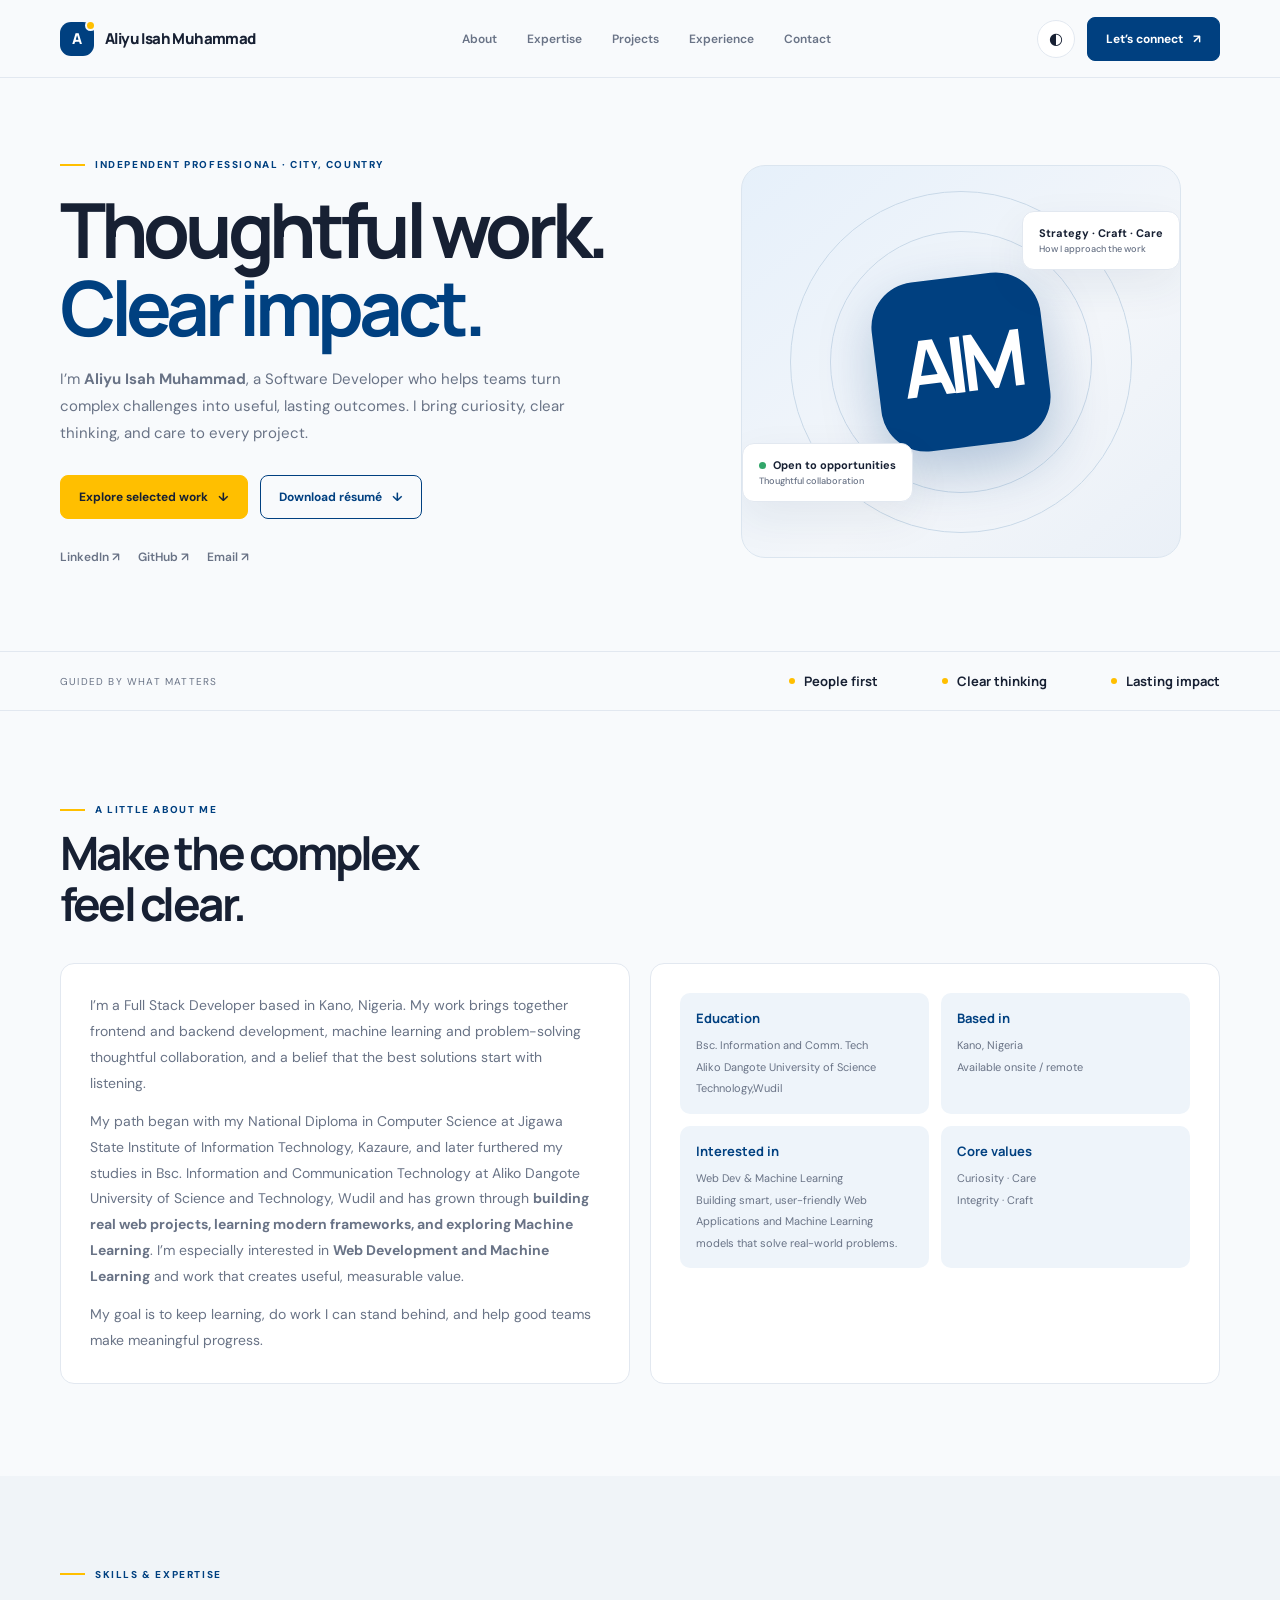
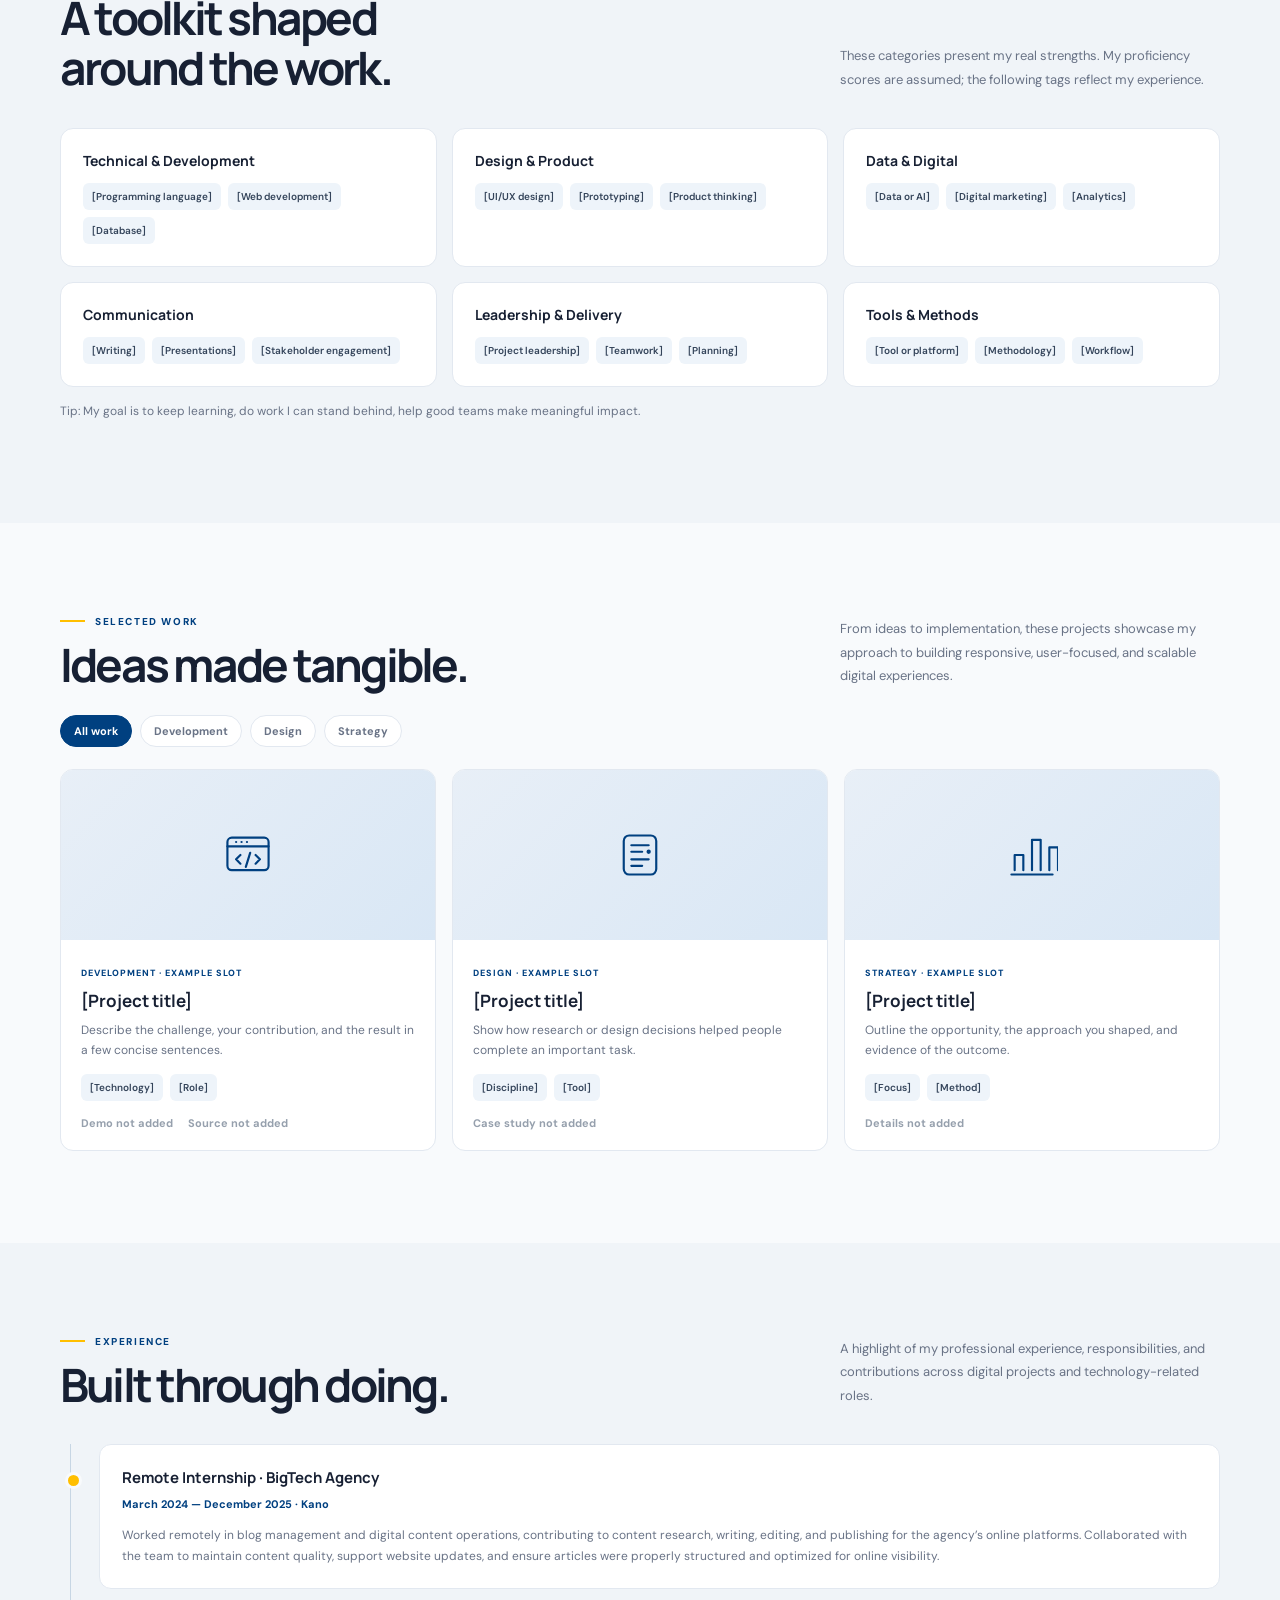
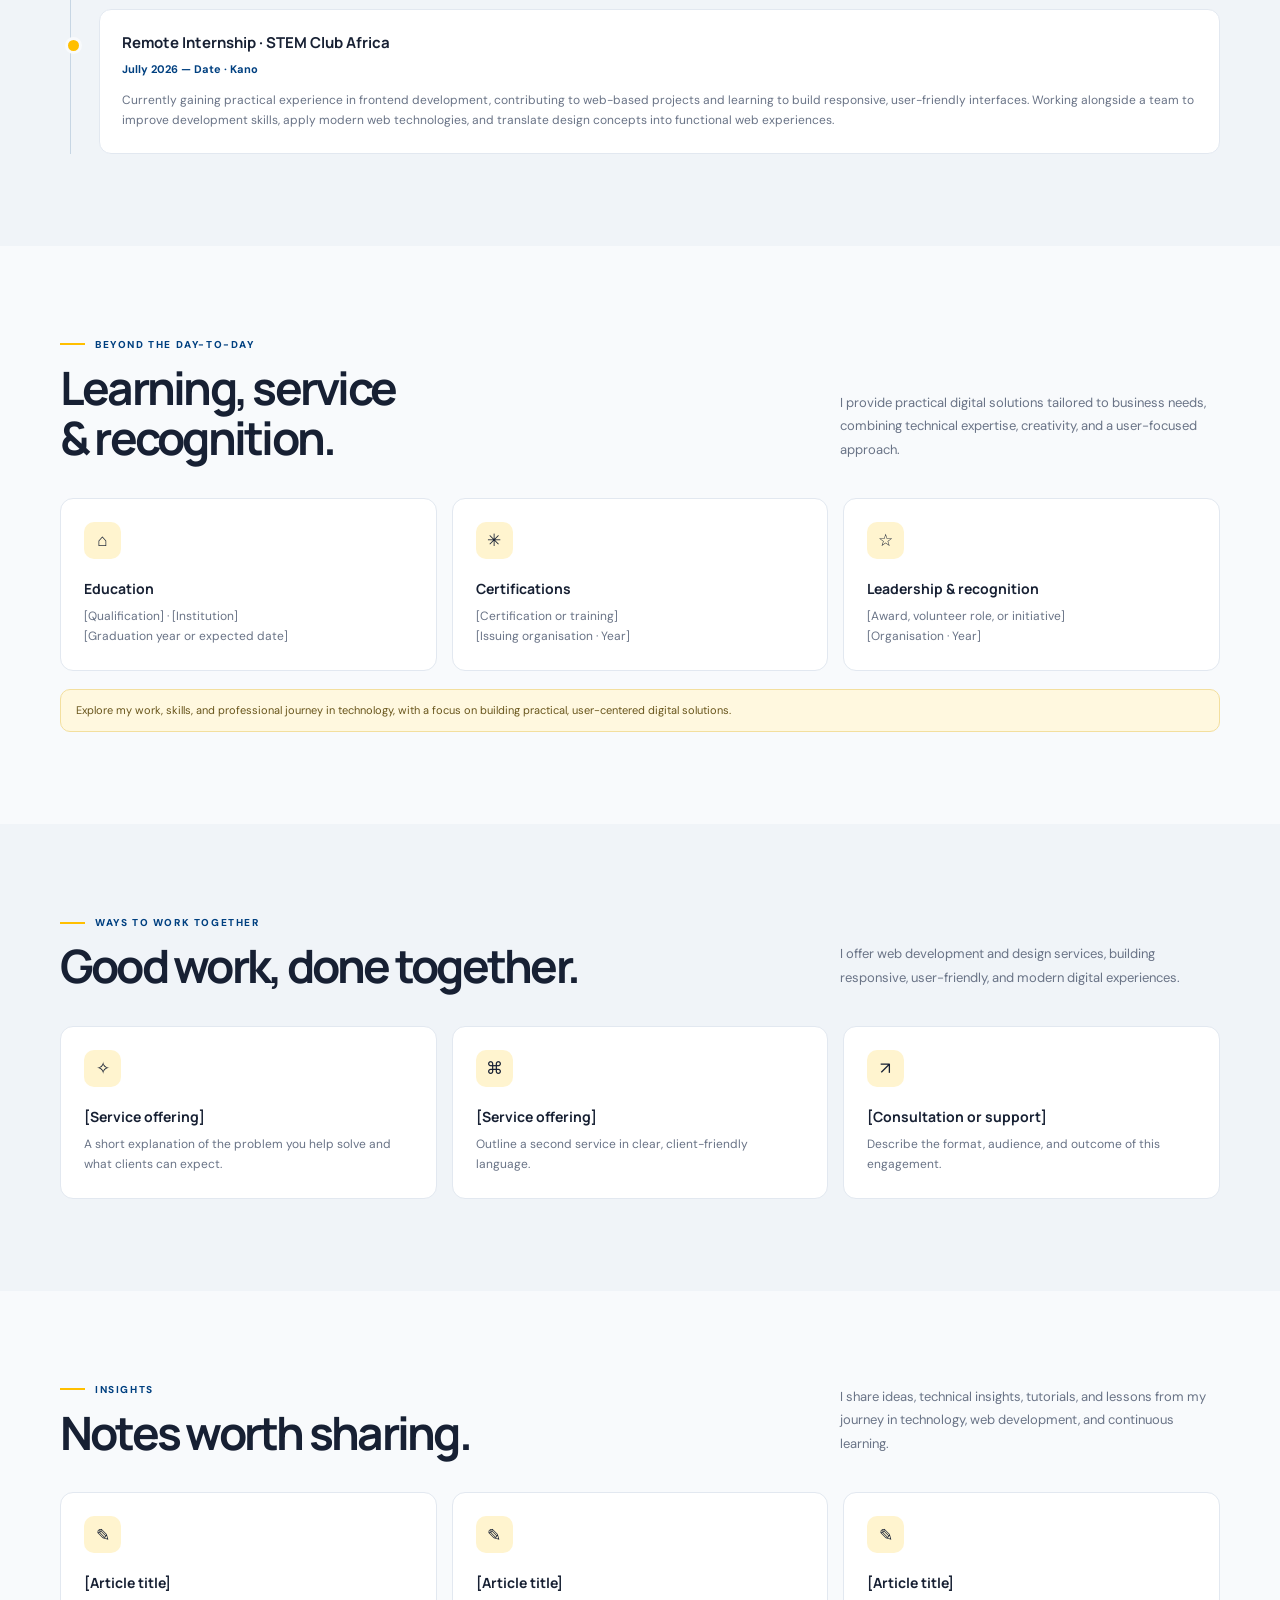
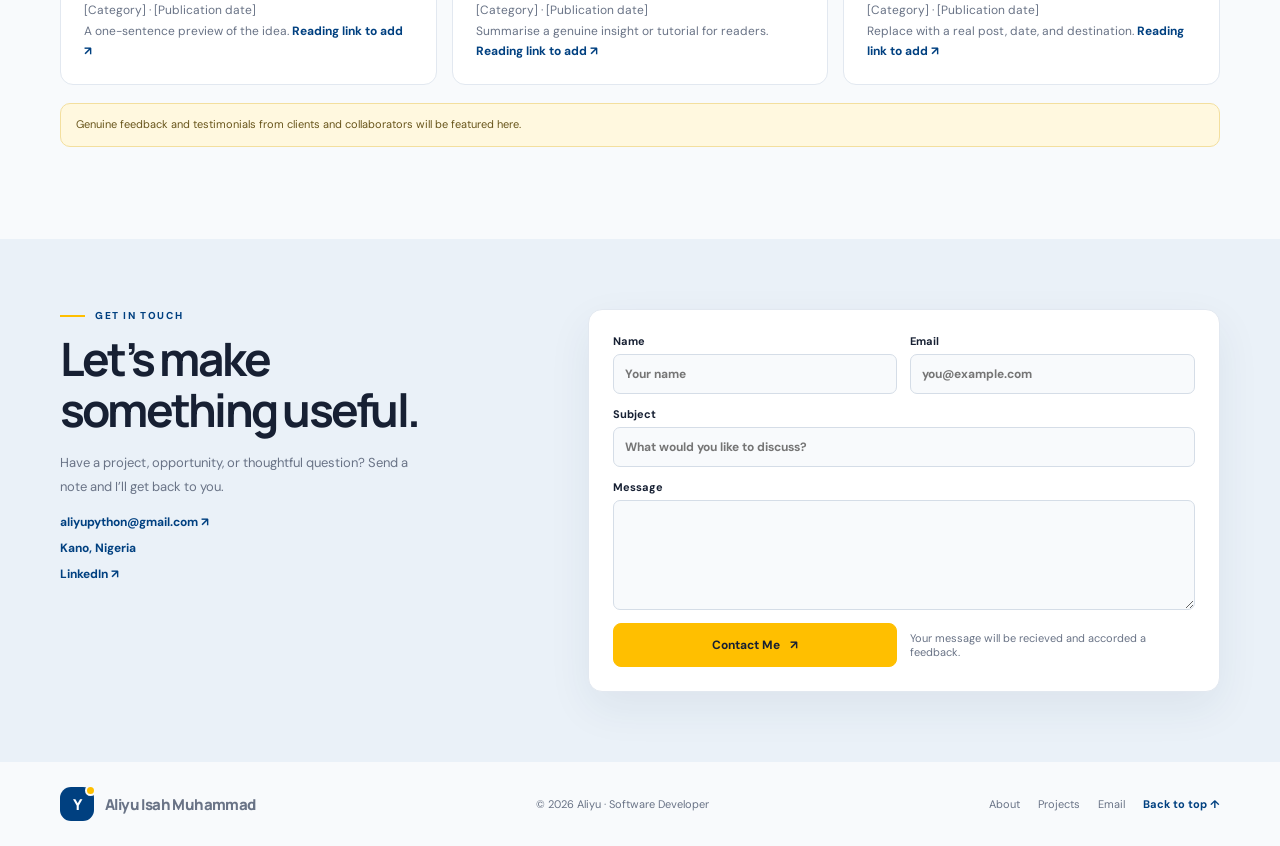
<file: index.html>
﻿<!doctype html>
<html lang="en">
  <head>
    <meta charset="utf-8">
    <meta name="viewport" content="width=device-width,initial-scale=1">
    <meta name="theme-color" content="#f8fafc">
    <meta name="description" content="The professional portfolio of Your Name — selected work, expertise, and ways to connect.">
    <meta property="og:title" content="Your Name — Professional Portfolio">
    <meta property="og:description" content="Thoughtful work. Clear impact. Explore the portfolio of Your Name.">
    <meta property="og:type" content="website">
    <title>Aliyu — Professional Portfolio</title>
    <link rel="preconnect" href="https://fonts.googleapis.com">
    <link rel="preconnect" href="https://fonts.gstatic.com" crossorigin>
    <link href="https://fonts.googleapis.com/css2?family=DM+Sans:wght@400;500;600;700&family=Manrope:wght@400;500;600;700;800&display=swap" rel="stylesheet">
    <link rel="stylesheet" href="css/styles.css">
  </head>
  <body>
    <a href="#main" class="skip">Skip to content</a>
    <header>
      <nav class="nav wrap" aria-label="Main navigation">
        <a class="brand" href="#top">
          <span class="mark">A</span>
          <span>Aliyu Isah Muhammad</span>
        </a>
        <div class="links" id="nav-links">
          <a href="#about">About</a>
          <a href="#skills">Expertise</a>
          <a href="#projects">Projects</a>
          <a href="#experience">Experience</a>
          <a href="#contact">Contact</a>
        </div>
        <div class="nav-actions">
          <button class="theme" type="button" aria-label="Switch to dark mode" title="Toggle color theme">◐</button>
          <a class="button" href="#contact">Let’s connect <span aria-hidden="true">↗</span>
          </a>
          <button class="menu" type="button" aria-expanded="false" aria-controls="nav-links" aria-label="Open navigation">☰</button>
        </div>
      </nav>
    </header>
    <main id="main">
      <div class="wrap hero" id="top">
        <div class="reveal">
          <div class="eyebrow">Independent professional · City, Country</div>
          <h1>Thoughtful work.<br>
            <em>Clear impact.</em>
          </h1>
          <p class="intro">I’m <strong>Aliyu Isah Muhammad</strong>, a Software Developer who helps teams turn complex challenges into useful, lasting outcomes. I bring curiosity, clear thinking, and care to every project.</p>
          <div class="actions">
            <a class="button gold" href="#projects">Explore selected work <span aria-hidden="true">↓</span>
            </a>
            <a class="button outline" href="assets/Aliyu-Isah-Muhammad-CV.pdf" download>Download résumé <span aria-hidden="true">↓</span>
            </a>
          </div>
          <div class="social">
            <a href="https://www.linkedin.com/" target="_blank" rel="noopener noreferrer">LinkedIn ↗</a>
            <a href="https://github.com/Aliyu1727" target="_blank" rel="noopener noreferrer">GitHub ↗</a>
            <a href="mailto:aliyupython@gmail.com">Email ↗</a>
          </div>
        </div>
        <div class="hero-art" role="img" aria-label="Abstract monogram illustration representing Your Name">
          <div class="art-panel">
            <div class="monogram">AIM</div>
            <div class="float a">
              <span class="dot">
              </span>Open to opportunities<small>Thoughtful collaboration</small>
            </div>
            <div class="float b">Strategy · Craft · Care<small>How I approach the work</small>
            </div>
          </div>
        </div>
      </div>
      <div class="trust">
        <div class="wrap trust-inner">
          <span class="trust-label">Guided by what matters</span>
          <div class="values">
            <span>
              <i>
              </i>People first</span>
              <span>
                <i>
                </i>Clear thinking</span>
                <span>
                  <i>
                  </i>Lasting impact</span>
                </div>
              </div>
            </div>
            <section class="content wrap" id="about">
              <div class="section-head">
                <div>
                  <div class="eyebrow">A little about me</div>
                  <h2>Make the complex<br>feel clear.</h2>
                </div>
                <!-- <p>A grounded introduction to the person behind the work. Replace these editable prompts with the details that make your story yours.</p> -->
              </div>
              <div class="about-grid">
                <div class="about-copy">
                  <p>I’m a Full Stack Developer based in Kano, Nigeria. My work brings together frontend and backend development, machine learning and problem-solving thoughtful collaboration, and a belief that the best solutions start with listening.</p>
                  <p>My path began with my National Diploma in Computer Science at Jigawa State Institute of Information Technology, Kazaure, and later furthered my studies in Bsc. Information and Communication Technology at Aliko Dangote University of Science and Technology, Wudil and has grown through <B>building real web projects, learning modern frameworks, and exploring Machine Learning</B>. I’m especially interested in <b>Web Development and Machine Learning</b> and work that creates useful, measurable value.</p>
                  <p>My goal is to keep learning, do work I can stand behind, and help good teams make meaningful progress.</p>
                </div>
                <div class="about-facts">
                  <div class="facts">
                    <div class="fact">
                      <b>Education</b>
                      <span>Bsc. Information and Comm. Tech<br>Aliko Dangote University of Science Technology,Wudil</span>
                    </div>
                    <div class="fact">
                      <b>Based in</b>
                      <span>Kano, Nigeria<br>Available onsite / remote</span>
                    </div>
                    <div class="fact">
                      <b>Interested in</b>
                      <span>Web Dev & Machine Learning<br>Building smart, user-friendly Web Applications and Machine Learning models that solve real-world problems.</span>
                    </div>
                    <div class="fact">
                      <b>Core values</b>
                      <span>Curiosity · Care<br>Integrity · Craft</span>
                    </div>
                  </div>
                </div>
              </div>
            </section>
            <section class="content shade" id="skills">
              <div class="wrap">
                <div class="section-head">
                  <div>
                    <div class="eyebrow">Skills & expertise</div>
                    <h2>A toolkit shaped<br>around the work.</h2>
                  </div>
                  <p>These categories present my real strengths. My proficiency scores are assumed; the following tags reflect my experience.</p>
                </div>
                <div class="skills">
                  <article class="skill-card">
                    <h3>Technical & Development</h3>
                    <div class="tags">
                      <span class="tag">[Programming language]</span>
                      <span class="tag">[Web development]</span>
                      <span class="tag">[Database]</span>
                    </div>
                  </article>
                  <article class="skill-card">
                    <h3>Design & Product</h3>
                    <div class="tags">
                      <span class="tag">[UI/UX design]</span>
                      <span class="tag">[Prototyping]</span>
                      <span class="tag">[Product thinking]</span>
                    </div>
                  </article>
                  <article class="skill-card">
                    <h3>Data & Digital</h3>
                    <div class="tags">
                      <span class="tag">[Data or AI]</span>
                      <span class="tag">[Digital marketing]</span>
                      <span class="tag">[Analytics]</span>
                    </div>
                  </article>
                  <article class="skill-card">
                    <h3>Communication</h3>
                    <div class="tags">
                      <span class="tag">[Writing]</span>
                      <span class="tag">[Presentations]</span>
                      <span class="tag">[Stakeholder engagement]</span>
                    </div>
                  </article>
                  <article class="skill-card">
                    <h3>Leadership & Delivery</h3>
                    <div class="tags">
                      <span class="tag">[Project leadership]</span>
                      <span class="tag">[Teamwork]</span>
                      <span class="tag">[Planning]</span>
                    </div>
                  </article>
                  <article class="skill-card">
                    <h3>Tools & Methods</h3>
                    <div class="tags">
                      <span class="tag">[Tool or platform]</span>
                      <span class="tag">[Methodology]</span>
                      <span class="tag">[Workflow]</span>
                    </div>
                  </article>
                </div>
                <p class="editable">Tip: My goal is to keep learning, do work I can stand behind, help good teams make meaningful impact.</p>
              </div>
            </section>
            <section class="content wrap" id="projects">
              <div class="section-head">
                <div>
                  <div class="eyebrow">Selected work</div>
                  <h2>Ideas made tangible.</h2>
                </div>
                <p>From ideas to implementation, these projects showcase my approach to building responsive, user-focused, and scalable digital experiences.</p>
              </div>
              <div class="filters" role="group" aria-label="Filter projects">
                <button class="filter" aria-pressed="true" data-filter="all">All work</button>
                <button class="filter" aria-pressed="false" data-filter="development">Development</button>
                <button class="filter" aria-pressed="false" data-filter="design">Design</button>
                <button class="filter" aria-pressed="false" data-filter="strategy">Strategy</button>
              </div>
              <div class="projects">
                <article class="project" data-category="development">
                  <div class="project-art" aria-hidden="true">
                    <svg viewBox="0 0 48 48" fill="none">
                      <rect x="5" y="8" width="38" height="30" rx="4" stroke="currentColor" stroke-width="2"/>
                      <path d="M5 16h38M13 12h.1M18 12h.1M23 12h.1M17 24l-4 4 4 4m14-8 4 4-4 4m-5-10-4 13" stroke="currentColor" stroke-width="2" stroke-linecap="round" stroke-linejoin="round"/>
                    </svg>
                  </div>
                  <div class="project-body">
                    <small>Development · Example slot</small>
                    <h3>[Project title]</h3>
                    <p>Describe the challenge, your contribution, and the result in a few concise sentences.</p>
                    <div class="tags">
                      <span class="tag">[Technology]</span>
                      <span class="tag">[Role]</span>
                    </div>
                    <div class="project-links">
                      <span class="disabled" aria-disabled="true">Demo not added</span>
                      <span class="disabled" aria-disabled="true">Source not added</span>
                    </div>
                  </div>
                </article>
                <article class="project" data-category="design">
                  <div class="project-art" aria-hidden="true">
                    <svg viewBox="0 0 48 48" fill="none">
                      <rect x="9" y="6" width="30" height="36" rx="5" stroke="currentColor" stroke-width="2"/>
                      <path d="M16 15h16M16 21h10m-10 7h16m-16 6h10" stroke="currentColor" stroke-width="2" stroke-linecap="round"/>
                      <circle cx="32" cy="21" r="2" fill="currentColor"/>
                    </svg>
                  </div>
                  <div class="project-body">
                    <small>Design · Example slot</small>
                    <h3>[Project title]</h3>
                    <p>Show how research or design decisions helped people complete an important task.</p>
                    <div class="tags">
                      <span class="tag">[Discipline]</span>
                      <span class="tag">[Tool]</span>
                    </div>
                    <div class="project-links">
                      <span class="disabled" aria-disabled="true">Case study not added</span>
                    </div>
                  </div>
                </article>
                <article class="project" data-category="strategy">
                  <div class="project-art" aria-hidden="true">
                    <svg viewBox="0 0 48 48" fill="none">
                      <path d="M8 38V24h8v14m8 0V10h8v28m8 0V17h8v21M5 42h38" stroke="currentColor" stroke-width="2" stroke-linecap="round" stroke-linejoin="round"/>
                    </svg>
                  </div>
                  <div class="project-body">
                    <small>Strategy · Example slot</small>
                    <h3>[Project title]</h3>
                    <p>Outline the opportunity, the approach you shaped, and evidence of the outcome.</p>
                    <div class="tags">
                      <span class="tag">[Focus]</span>
                      <span class="tag">[Method]</span>
                    </div>
                    <div class="project-links">
                      <span class="disabled" aria-disabled="true">Details not added</span>
                    </div>
                  </div>
                </article>
              </div>
            </section>
            <section class="content shade" id="experience">
              <div class="wrap">
                <div class="section-head">
                  <div>
                    <div class="eyebrow">Experience</div>
                    <h2>Built through doing.</h2>
                  </div>
                  <p>A highlight of my professional experience, responsibilities, and contributions across digital projects and technology-related roles.</p>
                </div>
                <div class="timeline">
                  <article>
                    <h3>Remote Internship · BigTech Agency</h3>
                    <span class="meta">March 2024 — December 2025 · Kano</span>
                    <p>Worked remotely in blog management and digital content operations, contributing to content research, writing, editing, and publishing for the agency’s online platforms. Collaborated with the team to maintain content quality, support website updates, and ensure articles were properly structured and optimized for online visibility.</p>
                  </article>
                  <article>
                    <h3>Remote Internship · STEM Club Africa</h3>
                    <span class="meta">Jully 2026 — Date · Kano</span>
                    <p>Currently gaining practical experience in frontend development, contributing to web-based projects and learning to build responsive, user-friendly interfaces. Working alongside a team to improve development skills, apply modern web technologies, and translate design concepts into functional web experiences.</p>
                  </article>
                </div>
              </div>
            </section>
            <section class="content wrap" id="education">
              <div class="section-head">
                <div>
                  <div class="eyebrow">Beyond the day-to-day</div>
                  <h2>Learning, service<br>& recognition.</h2>
                </div>
                <p>I provide practical digital solutions tailored to business needs, combining technical expertise, creativity, and a user-focused approach.</p>
              </div>
              <div class="three">
                <article class="plain-card">
                  <div class="symbol">⌂</div>
                  <h3>Education</h3>
                  <p>[Qualification] · [Institution]<br>[Graduation year or expected date]</p>
                </article>
                <article class="plain-card">
                  <div class="symbol">✳</div>
                  <h3>Certifications</h3>
                  <p>[Certification or training]<br>[Issuing organisation · Year]</p>
                </article>
                <article class="plain-card">
                  <div class="symbol">☆</div>
                  <h3>Leadership & recognition</h3>
                  <p>[Award, volunteer role, or initiative]<br>[Organisation · Year]</p>
                </article>
              </div>
              <div class="notice">Explore my work, skills, and professional journey in technology, with a focus on building practical, user-centered digital solutions.</div>
            </section>
            <section class="content shade" id="services">
              <div class="wrap">
                <div class="section-head">
                  <div>
                    <div class="eyebrow">Ways to work together</div>
                    <h2>Good work, done together.</h2>
                  </div>
                  <p>I offer web development and design services, building responsive, user-friendly, and modern digital experiences.</p>
                </div>
                <div class="three">
                  <article class="plain-card">
                    <div class="symbol">✧</div>
                    <h3>[Service offering]</h3>
                    <p>A short explanation of the problem you help solve and what clients can expect.</p>
                  </article>
                  <article class="plain-card">
                    <div class="symbol">⌘</div>
                    <h3>[Service offering]</h3>
                    <p>Outline a second service in clear, client-friendly language.</p>
                  </article>
                  <article class="plain-card">
                    <div class="symbol">↗</div>
                    <h3>[Consultation or support]</h3>
                    <p>Describe the format, audience, and outcome of this engagement.</p>
                  </article>
                </div>
              </div>
            </section>
            <section class="content wrap" id="insights">
              <div class="section-head">
                <div>
                  <div class="eyebrow">Insights</div>
                  <h2>Notes worth sharing.</h2>
                </div>
                <p>I share ideas, technical insights, tutorials, and lessons from my journey in technology, web development, and continuous learning.</p>
              </div>
              <div class="three">
                <article class="plain-card">
                  <div class="symbol">✎</div>
                  <h3>[Article title]</h3>
                  <p>[Category] · [Publication date]<br>A one-sentence preview of the idea. <a href="#contact" style="color:var(--blue);font-weight:700">Reading link to add ↗</a>
                  </p>
                </article>
                <article class="plain-card">
                  <div class="symbol">✎</div>
                  <h3>[Article title]</h3>
                  <p>[Category] · [Publication date]<br>Summarise a genuine insight or tutorial for readers. <a href="#contact" style="color:var(--blue);font-weight:700">Reading link to add ↗</a>
                  </p>
                </article>
                <article class="plain-card">
                  <div class="symbol">✎</div>
                  <h3>[Article title]</h3>
                  <p>[Category] · [Publication date]<br>Replace with a real post, date, and destination. <a href="#contact" style="color:var(--blue);font-weight:700">Reading link to add ↗</a>
                  </p>
                </article>
              </div>
              <div class="notice">Genuine feedback and testimonials from clients and collaborators will be featured here.</div>
            </section>
            <section class="contact" id="contact">
              <div class="wrap contact-grid">
                <div class="contact-copy">
                  <div class="eyebrow">Get in touch</div>
                  <h2>Let’s make something useful.</h2>
                  <p>Have a project, opportunity, or thoughtful question? Send a note and I’ll get back to you.</p>
                  <div class="contact-details">
                    <a href="mailto:aliyupython@gmail.com">aliyupython@gmail.com ↗</a>
                    <span>Kano, Nigeria</span>
                    <a href="https://www.linkedin.com/" target="_blank" rel="noopener noreferrer">LinkedIn ↗</a>
                  </div>
                </div>
                <form id="contact-form" name="contact" method="POST" data-netlify="true">
                  <label>Name<input name="name" autocomplete="name" required minlength="2" placeholder="Your name">
                  </label>
                  <label>Email<input type="email" name="email" autocomplete="email" required placeholder="you@example.com">
                  </label>
                  <label class="wide">Subject<input name="subject" required minlength="3" placeholder="What would you like to discuss?">
                  </label>
                  <label class="wide">Message<textarea name="message" required minlength="10" placeholder="A little about what you have in mind…">
                  </textarea>
                </label>
                <button class="button gold" type="submit">Contact Me <span aria-hidden="true">↗</span>
                </button>
                <span class="status" id="form-status" aria-live="polite">Your message will be recieved and accorded a feedback.</span>
              </form>
            </div>
          </section>
        </main>
        <footer>
          <div class="wrap foot">
            <a class="brand" href="#top">
              <span class="mark">Y</span>
              <span>Aliyu Isah Muhammad</span>
            </a>
            <span>© <span id="year">
            </span> Aliyu · Software Developer</span>
            <div class="foot-links">
              <a href="#about">About</a>
              <a href="#projects">Projects</a>
              <a href="mailto:aliyupython@gmail.com">Email</a>
              <a class="top" href="#top">Back to top ↑</a>
            </div>
          </div>
        </footer>
        <script src="js/main.js" defer>
        </script>
      </body>
    </html>
</file>
<file: css/styles.css>
﻿:root {
  --blue:#004080;
  --gold:#ffbf00;
  --ink:#172033;
  --muted:#697386;
  --bg:#f8fafc;
  --surface:#fff;
  --line:#e2e8f0;
  --soft:#eef4fa;
  --shadow:0 16px 44px #17355312;
  color-scheme:light
}

* {
  box-sizing:border-box
}

html {
  scroll-behavior:smooth;
  scroll-padding-top:90px
}

body {
  margin:0;
  background:var(--bg);
  color:var(--ink);
  font-family:'DM Sans',sans-serif;
  -webkit-font-smoothing:antialiased
}

a {
  color:inherit;
  text-decoration:none
}

button,input,textarea {
  font:inherit
}

button,a {
  touch-action:manipulation
}

.wrap {
  width:min(1160px,calc(100% - 48px));
  margin:auto
}

.skip {
  position:absolute;
  left:-9999px;
  top:12px;
  background:var(--blue);
  color:white;
  padding:12px;
  z-index:20
}

.skip:focus {
  left:12px
}

header {
  height:78px;
  background:color-mix(in srgb,var(--bg) 90%,transparent);
  backdrop-filter:blur(14px);
  border-bottom:1px solid var(--line);
  position:sticky;
  top:0;
  z-index:10
}

.nav {
  height:100%;
  display:flex;
  align-items:center;
  justify-content:space-between
}

.brand {
  display:flex;
  align-items:center;
  gap:11px;
  font:800 15px Manrope,sans-serif;
  letter-spacing:-.04em
}

.mark {
  width:34px;
  height:34px;
  display:grid;
  place-items:center;
  border-radius:11px;
  background:var(--blue);
  color:white;
  position:relative
}

.mark:after {
  content:'';
  position:absolute;
  width:7px;
  height:7px;
  right:-2px;
  top:-2px;
  border:2px solid var(--bg);
  border-radius:50%;
  background:var(--gold)
}

.links {
  display:flex;
  align-items:center;
  gap:30px;
  font-size:12px;
  font-weight:600;
  color:var(--muted)
}

.links a:hover,.links a[aria-current=location] {
  color:var(--blue)
}

.nav-actions {
  display:flex;
  align-items:center;
  gap:12px
}

.theme,.menu {
  border:1px solid var(--line);
  background:var(--surface);
  color:var(--ink);
  width:38px;
  height:38px;
  border-radius:50%;
  cursor:pointer
}

.menu {
  display:none
}

.button {
  display:inline-flex;
  align-items:center;
  justify-content:center;
  gap:10px;
  background:var(--blue);
  border:1px solid var(--blue);
  color:#fff;
  padding:13px 18px;
  border-radius:8px;
  font-weight:700;
  font-size:12px;
  transition:.2s
}

.button:hover {
  background:#082f58;
  transform:translateY(-2px)
}

.button.gold {
  background:var(--gold);
  border-color:var(--gold);
  color:#172033
}

.button.outline {
  background:transparent;
  color:var(--blue)
}

.button svg {
  width:15px;
  height:15px
}

.hero {
  display:grid;
  grid-template-columns:1.05fr .95fr;
  gap:70px;
  align-items:center;
  padding:80px 0 86px
}

.eyebrow {
  display:flex;
  gap:10px;
  align-items:center;
  color:var(--blue);
  font-size:10px;
  text-transform:uppercase;
  letter-spacing:.16em;
  font-weight:800
}

.eyebrow:before {
  content:'';
  width:25px;
  height:2px;
  background:var(--gold)
}

h1,h2,h3,p {
  margin-top:0
}

h1,h2,h3 {
  font-family:Manrope,sans-serif
}

h1 {
  font-size:clamp(46px,6.4vw,76px);
  line-height:1.02;
  letter-spacing:-.07em;
  margin:20px 0
}

.hero h1 em {
  font-style:normal;
  color:var(--blue)
}

.intro {
  max-width:520px;
  font-size:15px;
  line-height:1.8;
  color:var(--muted)
}

.actions {
  display:flex;
  gap:12px;
  margin-top:28px;
  flex-wrap:wrap
}

.social {
  display:flex;
  gap:18px;
  margin-top:30px;
  color:var(--muted);
  font-size:12px;
  font-weight:600
}

.social a:hover {
  color:var(--blue)
}

.hero-art {
  min-height:400px;
  position:relative;
  display:grid;
  place-items:center
}

.art-panel {
  width:min(100%,440px);
  aspect-ratio:1.12;
  border-radius:24px;
  background:linear-gradient(140deg,#e6f0fa,#f3f6fa 60%,#eaf0f7);
  border:1px solid #dbe5ef;
  position:relative;
  overflow:hidden;
  display:grid;
  place-items:center
}

.art-panel:before,.art-panel:after {
  content:'';
  position:absolute;
  border:1px solid #c9d9e8;
  border-radius:50%
}

.art-panel:before {
  width:340px;
  height:340px
}

.art-panel:after {
  width:260px;
  height:260px
}

.monogram {
  z-index:1;
  width:170px;
  height:170px;
  border-radius:45px;
  background:var(--blue);
  color:white;
  display:grid;
  place-items:center;
  font:700 78px Manrope,sans-serif;
  letter-spacing:-.1em;
  box-shadow:0 22px 55px #00408045;
  transform:rotate(-7deg)
}

.float {
  position:absolute;
  z-index:2;
  padding:14px 16px;
  background:var(--surface);
  border:1px solid var(--line);
  box-shadow:var(--shadow);
  border-radius:12px;
  font-size:11px;
  font-weight:700
}

.float small {
  display:block;
  color:var(--muted);
  font-weight:500;
  margin-top:3px
}

.float.a {
  left:0;
  bottom:55px
}

.float.b {
  right:0;
  top:45px
}

.dot {
  display:inline-block;
  width:7px;
  height:7px;
  border-radius:50%;
  background:#32a66a;
  margin-right:7px
}

.trust {
  border-block:1px solid var(--line);
  padding:20px 0
}

.trust-inner {
  display:flex;
  justify-content:space-between;
  align-items:center;
  gap:20px
}

.trust-label {
  color:var(--muted);
  font-size:10px;
  text-transform:uppercase;
  letter-spacing:.12em
}

.values {
  display:flex;
  gap:clamp(20px,5vw,65px);
  font:700 13px Manrope,sans-serif
}

.values span {
  display:flex;
  align-items:center;
  gap:9px
}

.values i {
  width:6px;
  height:6px;
  background:var(--gold);
  border-radius:50%
}

section.content {
  padding:92px 0
}

.section-head {
  display:flex;
  justify-content:space-between;
  align-items:end;
  gap:30px;
  margin-bottom:34px
}

.section-head h2,.contact h2 {
  font-size:clamp(32px,4vw,46px);
  line-height:1.1;
  letter-spacing:-.06em;
  margin:12px 0 0
}

.section-head>p {
  max-width:380px;
  color:var(--muted);
  font-size:13px;
  line-height:1.8;
  margin:0 0 3px
}

.about-grid {
  display:grid;
  grid-template-columns:1fr 1fr;
  gap:20px
}

.about-copy,.about-facts {
  padding:29px;
  background:var(--surface);
  border:1px solid var(--line);
  border-radius:14px
}

.about-copy p {
  font-size:14px;
  color:var(--muted);
  line-height:1.85;
  margin-bottom:12px
}

.about-copy p:last-child {
  margin:0
}

.facts {
  display:grid;
  grid-template-columns:1fr 1fr;
  gap:12px
}

.fact {
  padding:16px;
  background:var(--soft);
  border-radius:10px
}

.fact b {
  display:block;
  color:var(--blue);
  font:700 13px Manrope,sans-serif;
  margin-bottom:6px
}

.fact span {
  font-size:11px;
  color:var(--muted);
  line-height:1.6
}

.shade {
  background:#f0f4f8
}

.skills {
  display:grid;
  grid-template-columns:repeat(3,1fr);
  gap:15px
}

.skill-card,.project,.plain-card {
  background:var(--surface);
  border:1px solid var(--line);
  border-radius:13px
}

.skill-card {
  padding:22px
}

.skill-card h3 {
  font-size:14px;
  margin-bottom:13px
}

.tags {
  display:flex;
  flex-wrap:wrap;
  gap:7px
}

.tag {
  padding:7px 9px;
  border-radius:6px;
  background:var(--soft);
  font-size:10px;
  font-weight:600;
  color:#34445a
}

.editable {
  color:var(--muted);
  font-size:12px;
  margin-top:16px
}

.filters {
  display:flex;
  gap:8px;
  flex-wrap:wrap;
  margin:-10px 0 22px
}

.filter {
  border:1px solid var(--line);
  background:var(--surface);
  border-radius:30px;
  padding:8px 13px;
  color:var(--muted);
  font-size:11px;
  font-weight:700;
  cursor:pointer
}

.filter[aria-pressed=true] {
  background:var(--blue);
  border-color:var(--blue);
  color:white
}

.projects {
  display:grid;
  grid-template-columns:repeat(3,1fr);
  gap:16px
}

.project {
  overflow:hidden;
  transition:transform .2s,box-shadow .2s
}

.project:hover {
  transform:translateY(-4px);
  box-shadow:var(--shadow)
}

.project-art {
  height:170px;
  display:grid;
  place-items:center;
  background:linear-gradient(135deg,#e8eff7,#d9e7f5);
  color:var(--blue)
}

.project-art svg {
  width:52px;
  height:52px
}

.project-body {
  padding:20px
}

.project-body small {
  color:var(--blue);
  text-transform:uppercase;
  letter-spacing:.11em;
  font-size:9px;
  font-weight:800
}

.project h3 {
  font-size:17px;
  margin:8px 0
}

.project p {
  font-size:12px;
  line-height:1.7;
  color:var(--muted);
  min-height:42px
}

.project-links {
  display:flex;
  gap:15px;
  margin-top:15px;
  font-size:11px;
  font-weight:700;
  color:var(--blue)
}

.project-links .disabled {
  color:#96a0ad;
  cursor:default
}

.timeline {
  border-left:1px solid #c7d6e4;
  margin-left:10px;
  padding-left:28px;
  display:grid;
  gap:20px
}

.timeline article {
  position:relative;
  background:var(--surface);
  border:1px solid var(--line);
  padding:22px;
  border-radius:12px
}

.timeline article:before {
  content:'';
  position:absolute;
  left:-35px;
  top:27px;
  width:11px;
  height:11px;
  border:3px solid var(--bg);
  background:var(--gold);
  border-radius:50%
}

.timeline h3 {
  font-size:15px;
  margin-bottom:4px
}

.timeline .meta {
  font-size:11px;
  color:var(--blue);
  font-weight:700
}

.timeline p {
  color:var(--muted);
  font-size:12px;
  line-height:1.7;
  margin:12px 0 0
}

.three {
  display:grid;
  grid-template-columns:repeat(3,1fr);
  gap:15px
}

.plain-card {
  padding:23px
}

.plain-card .symbol {
  width:37px;
  height:37px;
  display:grid;
  place-items:center;
  background:#fff4cf;
  border-radius:10px;
  font-size:17px;
  margin-bottom:20px
}

.plain-card h3 {
  font-size:14px;
  margin-bottom:8px
}

.plain-card p {
  font-size:12px;
  line-height:1.7;
  color:var(--muted);
  margin:0
}

.notice {
  background:#fff8df;
  border:1px solid #f3df9e;
  border-radius:10px;
  color:#68551b;
  padding:12px 15px;
  font-size:11px;
  line-height:1.6;
  margin-top:18px
}

.contact {
  padding:70px 0;
  background:#eaf1f8
}

.contact-grid {
  display:grid;
  grid-template-columns:.85fr 1.15fr;
  gap:60px;
  align-items:start
}

.contact h2 {
  max-width:400px
}

.contact-copy p {
  font-size:13px;
  line-height:1.8;
  color:var(--muted);
  max-width:370px;
  margin:16px 0
}

.contact-details {
  display:grid;
  gap:10px;
  font-size:12px;
  font-weight:700;
  color:var(--blue)
}

form {
  display:grid;
  grid-template-columns:1fr 1fr;
  gap:13px;
  background:var(--surface);
  padding:24px;
  border:1px solid var(--line);
  border-radius:14px;
  box-shadow:var(--shadow)
}

label {
  display:grid;
  gap:6px;
  font-size:11px;
  font-weight:700
}

.wide {
  grid-column:1/-1
}

input,textarea {
  width:100%;
  border:1px solid #d5dde7;
  border-radius:7px;
  background:var(--bg);
  padding:11px;
  color:var(--ink);
  font-size:12px
}

textarea {
  min-height:110px;
  resize:vertical
}

input:focus,textarea:focus {
  outline:2px solid #83add2;
  outline-offset:1px
}

.status {
  font-size:11px;
  align-self:center;
  color:var(--muted)
}

footer {
  padding:25px 0;
  color:var(--muted);
  font-size:11px
}

.foot {
  display:flex;
  align-items:center;
  justify-content:space-between;
  gap:15px
}

.foot-links {
  display:flex;
  gap:18px
}

.top {
  color:var(--blue);
  font-weight:700
}

.reveal {
  animation:rise .5s both
}

@keyframes rise {
  from {
    opacity:0;
    transform:translateY(12px)
  }

  to {
    opacity:1;
    transform:translateY(0)
  }

}

body.dark {
  --bg:#101a28;
  --surface:#182537;
  --ink:#eaf0f7;
  --muted:#a6b2c1;
  --line:#2a394c;
  --soft:#202f42;
  --shadow:0 16px 44px #0003;
  color-scheme:dark
}

.dark .shade {
  background:#142131
}

.dark .contact {
  background:#1b2c40
}

.dark .art-panel {
  background:linear-gradient(140deg,#1d344b,#243348);
  border-color:#344960
}

.dark .art-panel:before,.dark .art-panel:after {
  border-color:#39516b
}

.dark .notice {
  background:#332d1b;
  border-color:#635427;
  color:#e8d78f
}

.dark .fact {
  background:#202f42
}

.dark .tag {
  background:#202f42;
  color:#cfdae6
}

.dark input,.dark textarea {
  background:#111d2b;
  border-color:#35475d
}

@media(max-width:820px) {
  .wrap {
    width:min(100% - 36px,620px)
  }

  .links {
    gap:17px
  }

  .hero {
    gap:24px;
    padding:52px 0 60px
  }

  .hero-art {
    min-height:320px
  }

  .skills,.projects {
    grid-template-columns:repeat(2,1fr)
  }

  .contact-grid {
    gap:28px
  }

  .links a:nth-child(2) {
    display:none
  }

}

@media(max-width:600px) {
  header {
    height:68px
  }

  .menu {
    display:block
  }

  .links {
    display:none;
    position:absolute;
    top:67px;
    left:0;
    right:0;
    padding:18px 22px;
    background:var(--surface);
    border-bottom:1px solid var(--line);
    box-shadow:var(--shadow);
    flex-direction:column;
    align-items:stretch;
    gap:18px
  }

  .links.open {
    display:flex
  }

  .links a:nth-child(2) {
    display:block
  }

  .nav-actions .button {
    display:none
  }

  .hero {
    grid-template-columns:1fr;
    padding:35px 0 47px
  }

  .hero-art {
    grid-row:1;
    min-height:290px
  }

  .art-panel {
    width:88%
  }

  .monogram {
    width:132px;
    height:132px;
    font-size:60px
  }

  .float.a {
    left:0;
    bottom:24px
  }

  .float.b {
    right:0;
    top:23px
  }

  h1 {
    font-size:clamp(46px,13vw,64px)
  }

  .trust-inner {
    align-items:flex-start;
    flex-direction:column
  }

  .values {
    flex-wrap:wrap;
    gap:12px 22px;
    font-size:11px
  }

  section.content {
    padding:68px 0
  }

  .section-head {
    display:block
  }

  .section-head>p {
    margin-top:14px
  }

  .about-grid,.skills,.projects,.three,.contact-grid {
    grid-template-columns:1fr
  }

  .about-copy,.about-facts {
    padding:22px
  }

  .project-art {
    height:150px
  }

  .contact {
    padding:55px 0
  }

  .contact-grid {
    gap:20px
  }

  form {
    padding:17px
  }

  .foot {
    align-items:flex-start;
    flex-direction:column
  }

  .section-head h2 {
    font-size:36px
  }

}

@media(prefers-reduced-motion:reduce) {
  html {
    scroll-behavior:auto
  }

  *,*:before,*:after {
    animation-duration:.01ms!important;
    transition-duration:.01ms!important
  }

}
</file>
